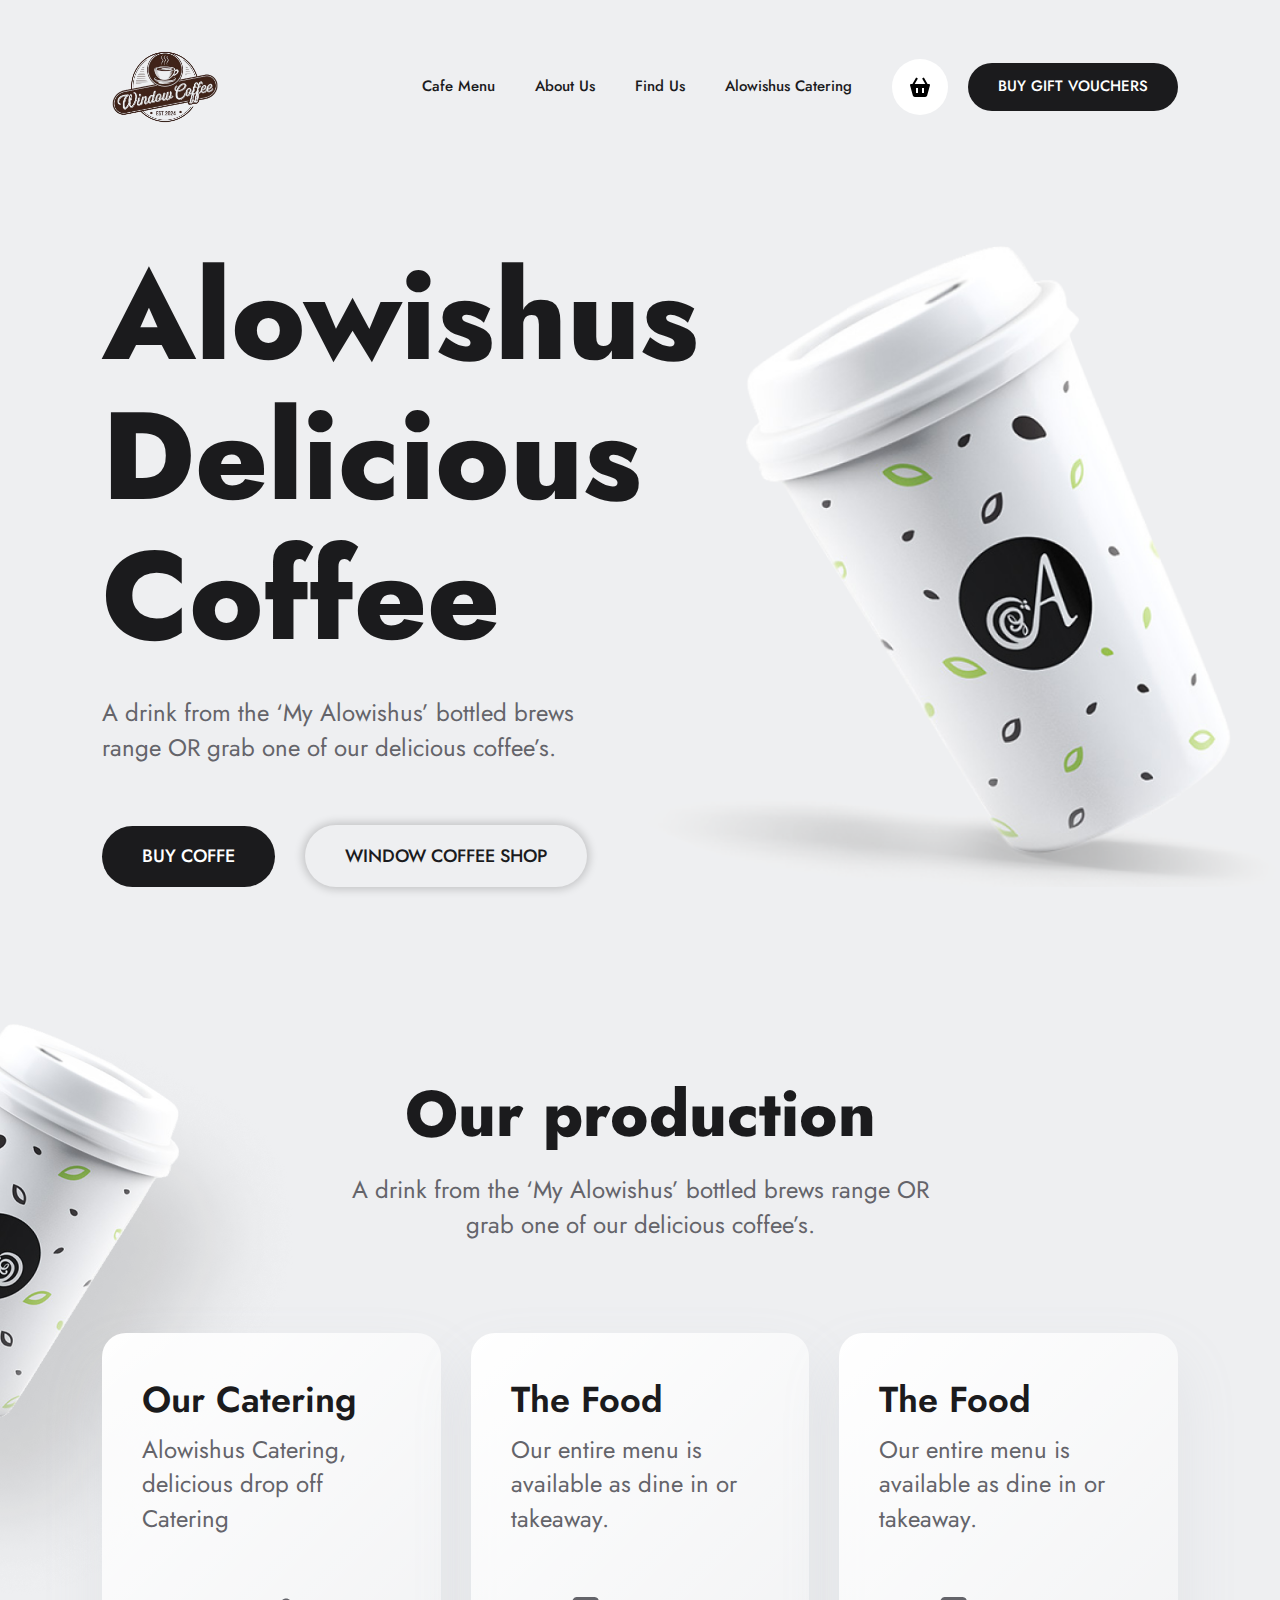
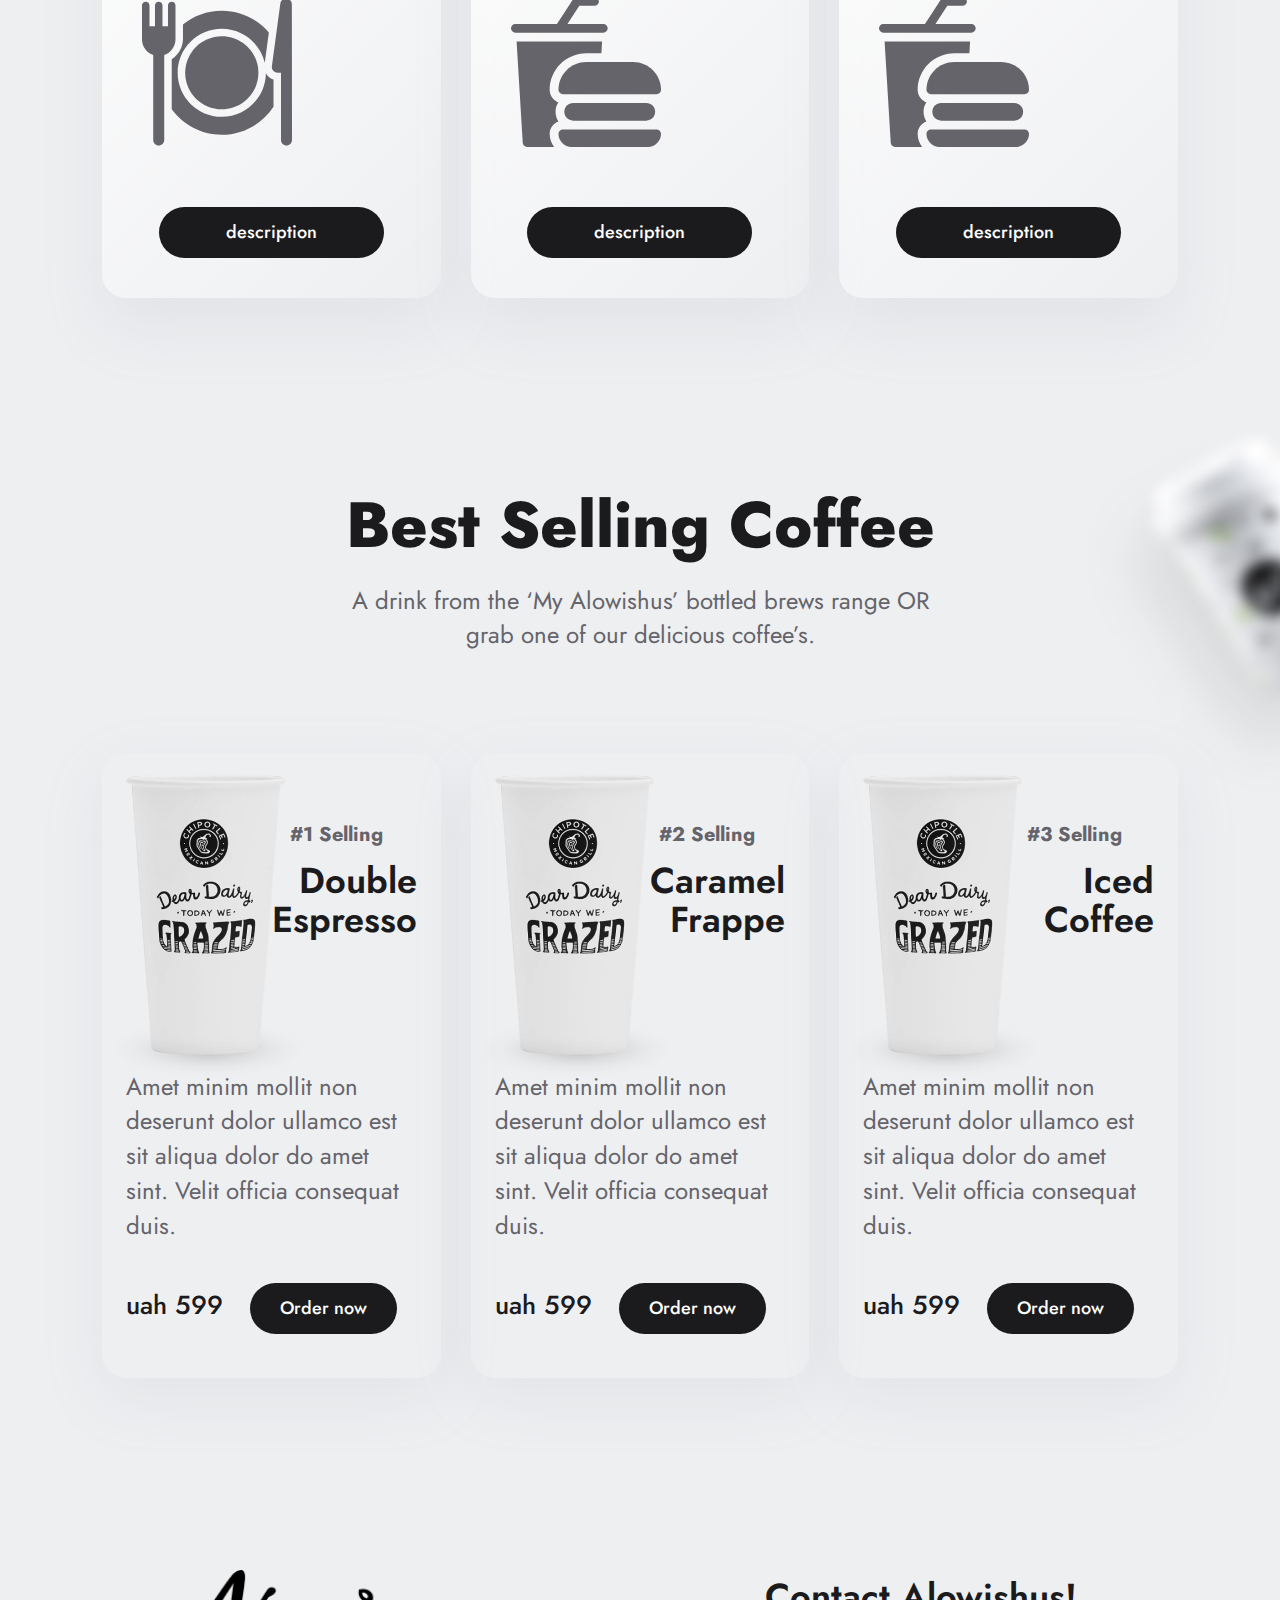
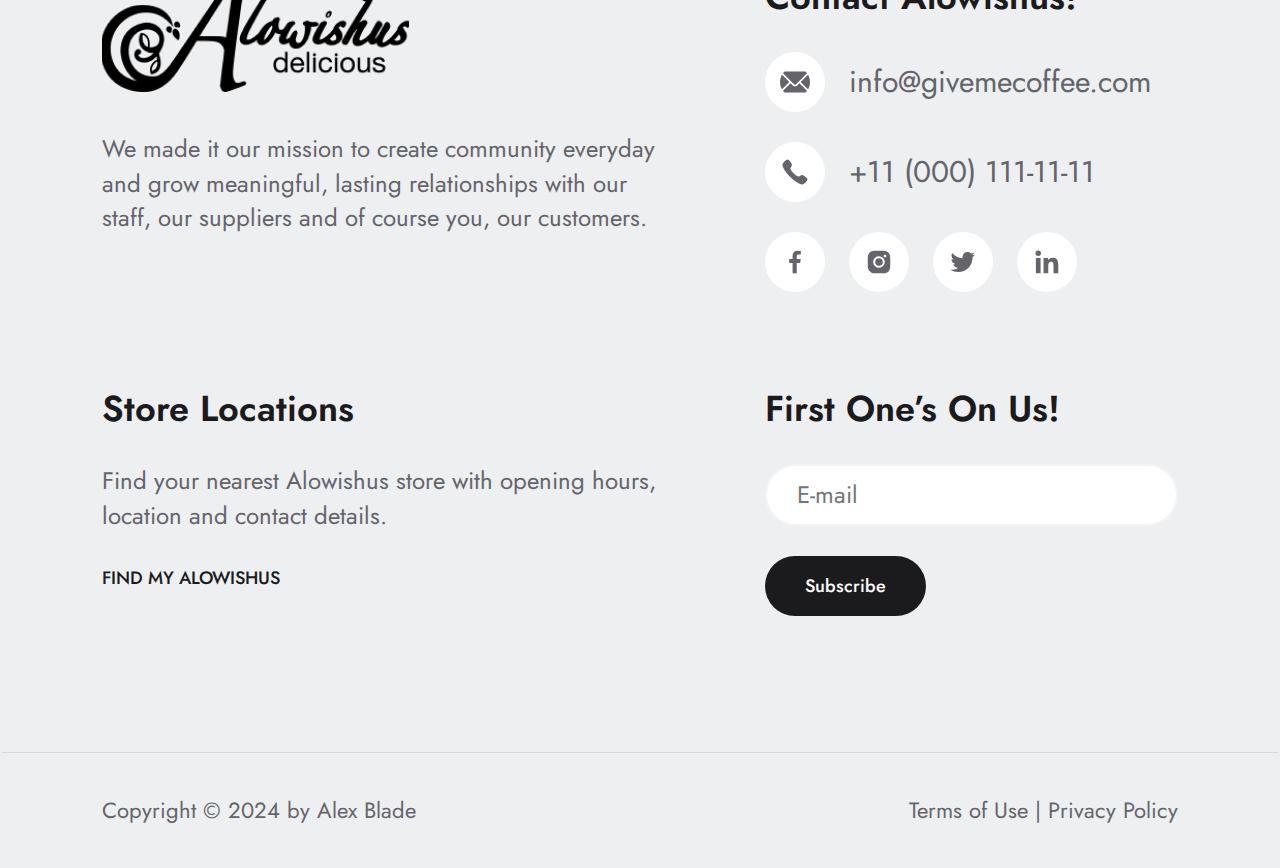
<file: index.html>
<!DOCTYPE html>
<html lang="en">

<head>
    <meta charset="UTF-8">
    <meta name="viewport" content="width=device-width, initial-scale=1.0">
    <title>give me coffee!</title>

    <link rel="preconnect" href="https://fonts.googleapis.com">
    <link rel="preconnect" href="https://fonts.gstatic.com" crossorigin>
    <link href="https://fonts.googleapis.com/css2?family=Jost:wght@100..900&display=swap" rel="stylesheet">


    <link rel="stylesheet"
        href="https://cdnjs.cloudflare.com/ajax/libs/modern-normalize/3.0.0/modern-normalize.min.css">

    <link rel="stylesheet" href="./css/style.css">

</head>

<body>

    <!-- header -->

    <header class="header">
        <nav class="header-nav">
            <div class="container header-wrap">

                <a class="header-logo" href="">
                    <img src="./images/logo/logoWindowCoffee-no-bg.png" alt="logo" width="126" height="50">
                </a>

                <div class="header-basket-buy">
                    <ul class="header-list">
                        <li class="header-item"><a href="#">Cafe Menu</a></li>
                        <li class="header-item"><a href="#">About Us</a></li>
                        <li class="header-item"><a href="#">Find Us</a></li>
                        <li class="header-item"><a href="#">Alowishus Catering</a></li>
                    </ul>
                    <!-- basket of goods -->
                    <a class="header-basket">​​
                        <svg width=" 24  " height=" 24 ">
                            <use href="images/sprite-original.svg#icon-basket">
                            </use>
                        </svg>
                    </a>

                    <button class="header-btn" type="button">BUY GIFT VOUCHERS</button>
                </div>
            </div>
        </nav>

    </header>

    <!-- mein -->

    <main>

        <!-- hero -->
        <section class="section">
            <div class="container hero-png">
                <h1 class="hero-lable">Alowishus <br> Delicious <br> Coffee</h1>
                <p class="hero-text">A drink from the ‘My Alowishus’ bottled brews <br> range OR grab one of our
                    delicious
                    coffee’s.</p>

                <div class="hero-wrap">
                    <button class="open-modal-btn hero-btn" type="button">BUY COFFE</button>
                    <a class="hero-link-btn " href="">Window coffee shop</a>

                    <!-- Кнопка для відкриття модального вікна -->
                    <!-- <button class="open-modal-btn">Відкрити модальне вікно</button> -->

                    <!-- Модальне вікно -->
                    <div class="modal-overlay" id="modal-overlay">
                        <div class="modal" id="modal">
                            <span class="close-btn" id="close-btn">&times;</span>
                            <h2>Модальне вікно</h2>
                            <p>Це просте модальне вікно з текстом.</p>
                        </div>
                    </div>
                </div>

            </div>
        </section>

        <!-- Our production -->
        <section class="section product-section">
            <div class="container">
                <h2 class="product-title title">Our production</h2>
                <p class="product-text">A drink from the ‘My Alowishus’ bottled brews range OR <br> grab one of our
                    delicious
                    coffee’s.</p>

                <ul class="product-list">
                    <li class="product-item">
                        <h3 class="product-sub sub-title">Our Catering</h3>
                        <p class="product-sub-text">Alowishus Catering, delicious drop off Catering</p>
                        <svg class="product-svg" width="150" height="150">
                            <use href="./images/sprite-original.svg#icon-food"></use>
                        </svg>
                        <button class="product-btn" type="button" name="description">description</button>
                    </li>
                    <li class="product-item">
                        <h3 class="product-sub sub-title">The Food</h3>
                        <p class="product-sub-text">Our entire menu is available as dine in or takeaway.</p>
                        <svg class="product-svg" width="150" height="150">
                            <use href="./images/sprite-original.svg#icon-fast-food"></use>
                        </svg>
                        <button class="product-btn" type="button" name="description">description</button>
                    </li>
                    <li class="product-item">
                        <h3 class="product-sub sub-title">The Food</h3>
                        <p class="product-sub-text">Our entire menu is available as dine in or takeaway.</p>
                        <svg class="product-svg" width="150" height="150">
                            <use href="./images/sprite-original.svg#icon-fast-food"></use>
                        </svg>
                        <button class="product-btn" type="button" name="description">description</button>
                    </li>
                </ul>

            </div>

        </section>

        <!-- >Order Your Favourite Coffee -->
        <!-- <section class="section">
            <div class="container">
                <h2 class="order-title title">Order Your Favourite Coffee</h2>
                <p>Amet minim mollit non deserunt ullamco est sit aliqua dolor do amet sint. Velit officia consequat
                    duis enim velit
                    mollit. Exercitation veniam consequat sunt nostrud amet.</p>
                <buttom type="button">Order Now</buttom>
            </div>
        </section> -->

        <!-- Best Selling Coffee -->
        <section class="section sell-section">
            <div class="container">
                <h2 class="sell-title title">Best Selling Coffee</h2>
                <p class="sell-text">A drink from the ‘My Alowishus’ bottled brews range OR <br> grab one of our
                    delicious
                    coffee’s.</p>

                <ul class="sell-list">
                    <li class="sell-item">
                        <h4 class="sell-selling">#1 Selling</h4>
                        <h3 class="sell-sub sub-title">Double <br> Espresso</h3>
                        <p>Amet minim mollit non deserunt dolor ullamco est sit aliqua dolor do amet sint.
                            Velit officia
                            consequat duis.</p>
                        <span class="sell-currency">uah 599</span>
                        <button class="sell-btn" type="button" name="Order now">Order now</button>
                    </li>
                    <li class="sell-item">
                        <h4 class="sell-selling">#2 Selling</h4>
                        <h3 class="sell-sub sub-title">Caramel <br> Frappe</h3>
                        <p>Amet minim mollit non deserunt dolor ullamco est sit aliqua dolor do amet sint. Velit officia
                            consequat duis.</p>
                        <span class="sell-currency">uah 599</span>
                        <button class="sell-btn" type="button" name="Order now">Order now</button>
                    </li>
                    <li class="sell-item">
                        <h4 class="sell-selling">#3 Selling</h4>
                        <h3 class="sell-sub sub-title">Iced <br> Coffee</h3>
                        <p>Amet minim mollit non deserunt dolor ullamco est sit aliqua dolor do amet sint. Velit officia
                            consequat duis.</p>
                        <span class="sell-currency">uah 599</span>
                        <button class="sell-btn" type="button" name="Order now">Order now</button>
                    </li>
                </ul>
            </div>
        </section>

        <!-- contacts -->
        <section class="section contact-section">
            <div class="container">

                <div class="contact-wrap">
                    <div class="contact-logo-wrap">
                        <a class="contact-logo" href="">
                            <img src="./images/logo/logo-big-PMG.png" alt="logo">
                        </a>
                        <p>We made it our mission to create community everyday and grow meaningful, lasting
                            relationships
                            with
                            our staff, our
                            suppliers and of course you, our customers.</p>
                    </div>

                    <div class="contact-social-wrap">
                        <h3 class="contact-sub sub-title">Contact Alowishus!</h3>
                        <ul>
                            <li class="contact-item">
                                <a class="contact-link" href="mailto:info@devstudio.com">
                                    <svg width="30" height="30">
                                        <use href="./images/phone-mail.svg#icon-email"></use>
                                    </svg>
                                    info@givemecoffee.com
                                </a>
                            </li>
                            <li class="contact-item">
                                <a class="contact-link" href="tel:+11(000)1111111">
                                    <svg width="30" height="30">
                                        <use href="./images/phone-mail.svg#icon-call"></use>
                                    </svg>
                                    +11 (000) 111-11-11
                                </a>
                            </li>

                        </ul>
                        <ul class="contact-social-list">
                            <li class="contact-social-item">
                                <a aria-label="facebook">
                                    <div class="social-item">
                                        <svg width=" 30 " height=" 30 ">
                                            <use href="./images/sprite.svg#icon-facebook"></use>
                                        </svg>
                                    </div>
                                </a>
                            </li>
                            <li class="contact-social-item">
                                <a aria-label="instagram link">
                                    <div>
                                        <svg class="social-item" width=" 30 " height=" 30 ">
                                            <use href="./images/sprite.svg#icon-instagram"></use>
                                        </svg>
                                    </div>
                                </a>
                            </li>
                            <li class="contact-social-item">
                                <a aria-label="twitter link">
                                    <div class="social-item">
                                        <svg width=" 30 " height=" 30 ">
                                            <use href="./images/sprite.svg#icon-twitter"></use>
                                        </svg>
                                    </div>
                                </a>
                            </li>
                            <li class="contact-social-item">
                                <a aria-label="linkedin link">
                                    <div class="social-item">
                                        <svg width=" 30 " height=" 30 ">
                                            <use href="./images/sprite.svg#icon-linkedin"></use>
                                        </svg>
                                    </div>
                                </a>
                            </li>
                        </ul>
                    </div>


                    <div class="contact-location-wrap">
                        <h3 class="contact-sub sub-title">Store Locations</h3>
                        <p class="contact-location-text">Find your nearest Alowishus store with opening hours, location
                            and contact details.</p>
                        <a class="contact-link-text " href="">Find my Alowishus</a>
                    </div>

                    <div class="contact-subscribe-wrap">
                        <h3 class="contact-sub sub-title">First One’s On Us!</h3>
                        <label for="">
                            <input class="contact-input-email" type="email" name="email" id="" placeholder="E-mail">
                            <button class="contact-btn" type="button" name="Subscribe">Subscribe</button>
                        </label>
                    </div>

                </div>

            </div>
        </section>
    </main>

    <!-- footer -->
    <footer>
        <div class="container footer-policy">
            <p>Copyright © 2024 by Alex Blade</p>
            <p>Terms of Use | Privacy Policy</p>
        </div>
    </footer>


    <script src="./modal.js"></script>
</body>

</html>
</file>
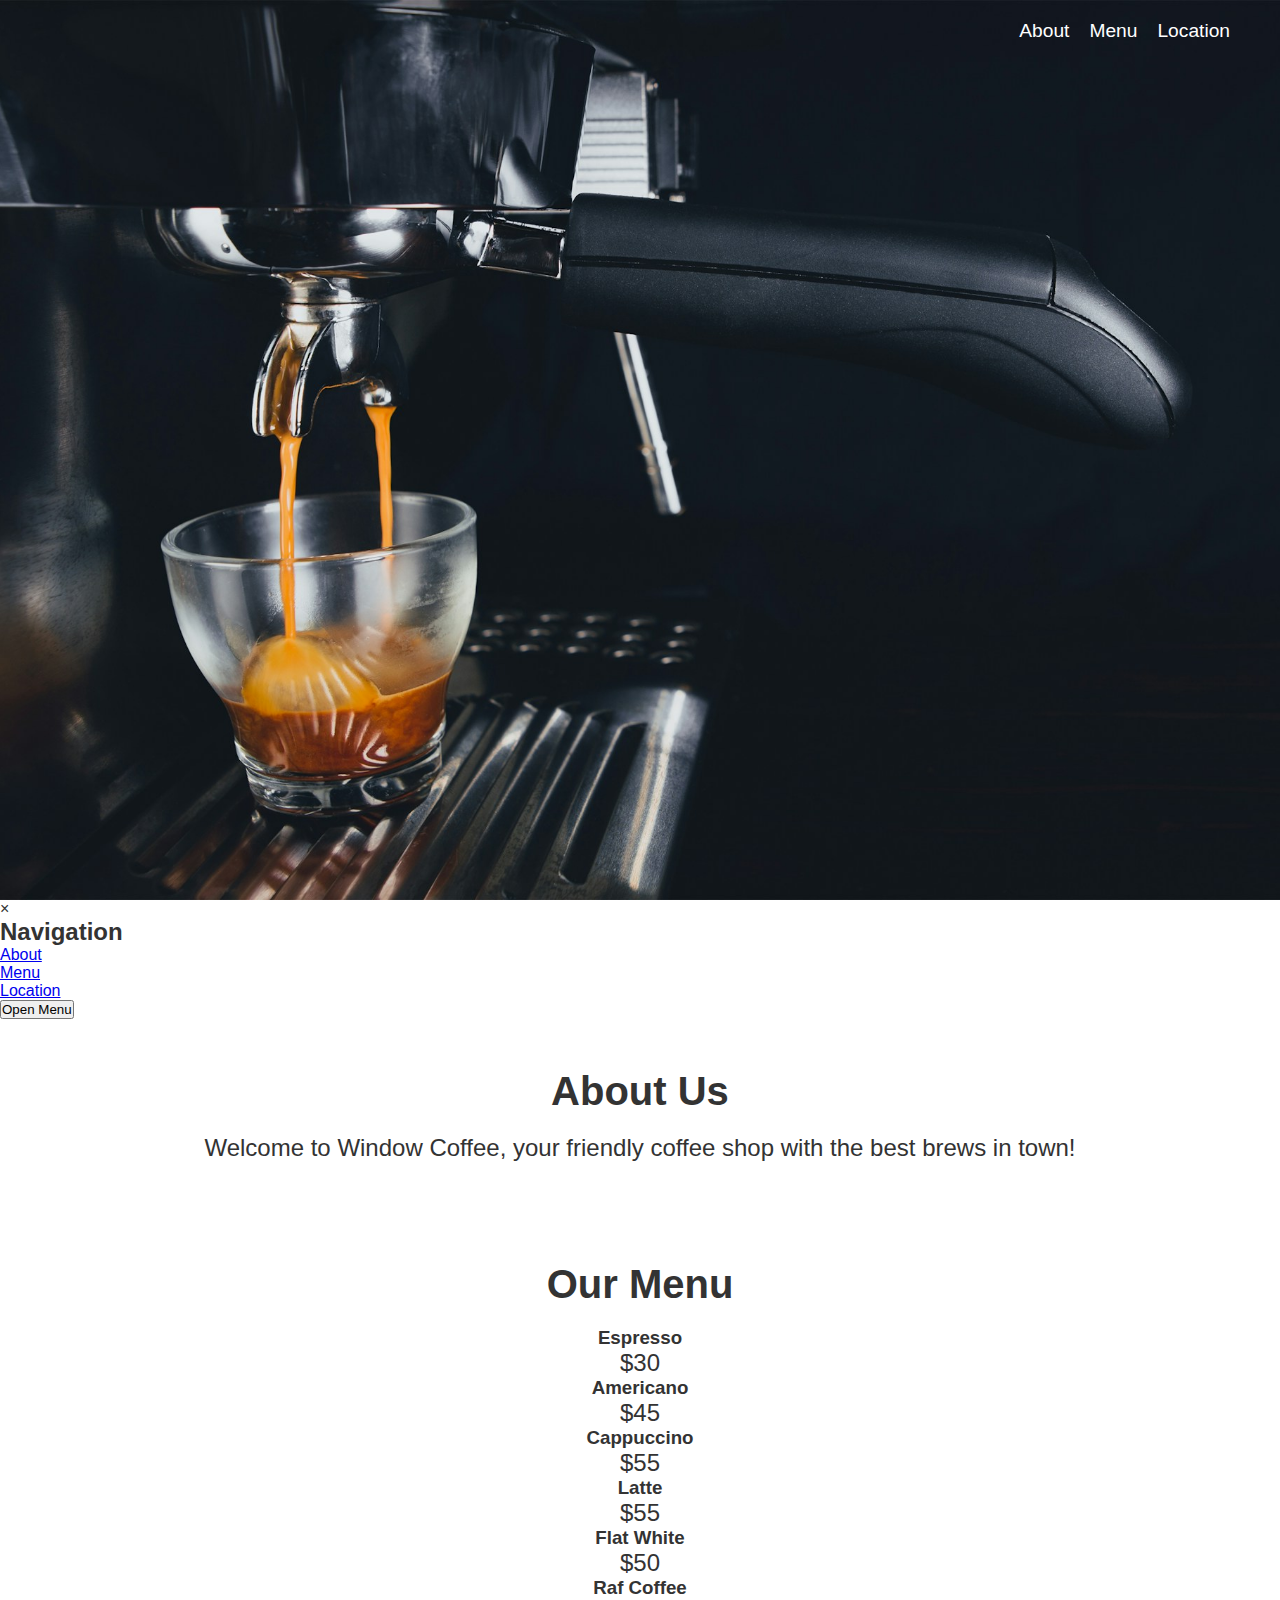
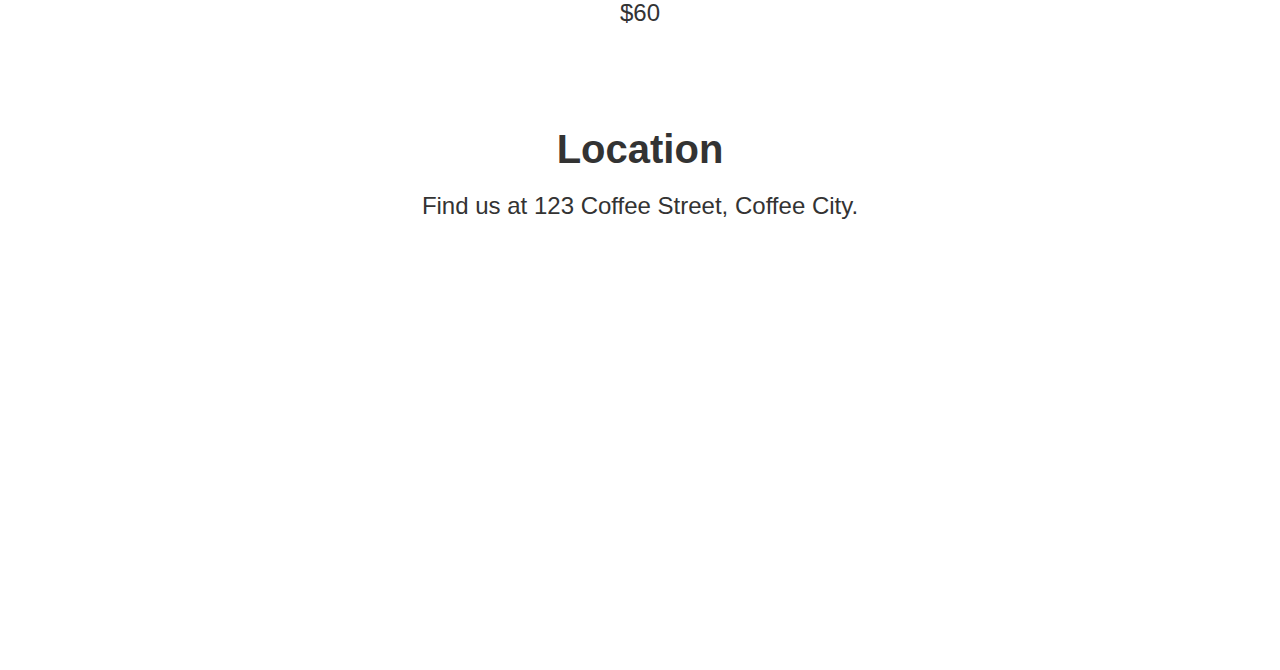
<file: test/index.html>
<!DOCTYPE html>
<html lang="en">

<head>
    <meta charset="UTF-8">
    <meta name="viewport" content="width=device-width, initial-scale=1.0">
    <title>Window Coffee</title>
    <link rel="stylesheet" href="./styles.css">
</head>

<body>

    <!-- Header з навігацією -->
    <header>
        <nav>
            <ul class="navbar">
                <li><a href="#about">About</a></li>
                <li><a href="#menu">Menu</a></li>
                <li><a href="#location">Location</a></li>
            </ul>
        </nav>
    </header>

    <!-- Модальне вікно -->
    <div id="modal" class="modal">
        <div class="modal-content">
            <span class="close">&times;</span>
            <h2>Navigation</h2>
            <ul>
                <li><a href="#about">About</a></li>
                <li><a href="#menu">Menu</a></li>
                <li><a href="#location">Location</a></li>
            </ul>
        </div>
    </div>

    <!-- Кнопка для відкриття модального вікна -->
    <button id="openModal" class="modal-btn">Open Menu</button>

    <!-- Секція About -->
    <section id="about" class="about">
        <h2>About Us</h2>
        <p>Welcome to Window Coffee, your friendly coffee shop with the best brews in town!</p>
    </section>

    <!-- Секція Menu -->
    <section id="menu" class="menu">
        <h2>Our Menu</h2>
        <div class="cards">
            <div class="card">
                <h3>Espresso</h3>
                <p>$30</p>
            </div>
            <div class="card">
                <h3>Americano</h3>
                <p>$45</p>
            </div>
            <div class="card">
                <h3>Cappuccino</h3>
                <p>$55</p>
            </div>
            <div class="card">
                <h3>Latte</h3>
                <p>$55</p>
            </div>
            <div class="card">
                <h3>Flat White</h3>
                <p>$50</p>
            </div>
            <div class="card">
                <h3>Raf Coffee</h3>
                <p>$60</p>
            </div>
        </div>
    </section>

    <!-- Секція Location -->
    <section id="location" class="location">
        <h2>Location</h2>
        <p>Find us at 123 Coffee Street, Coffee City.</p>
        <!-- Google Maps -->
        <div id="map"></div>
    </section>

    <script src="script.js"></script>
</body>

</html>
</file>
<file: css/style.css>
@import url(./basic-styles.css);

:root {
  --common-whitr: #fff;
  --common-black: #1b1b1d;
  --mid-gray: #64646a;
  --athens-gray: #eeeff1;
  --porcelain: #f3f4f5;
}

.section {
  padding-top: 96px;
  padding-bottom: 96px;
}

.container {
  padding-left: 100px;
  padding-right: 100px;
  margin-left: auto;
  margin-right: auto;

  width: 1276px;
}

.header-wrap {
  display: flex;
  justify-content: space-between;
  align-items: center;

  margin-top: 24px;
}

.header-logo {
  font-weight: 500;
  font-size: 15px;
  line-height: 21.68px;
  color: var(--common-black);
}

.header-card {
  display: flex;
  align-items: center;
}

.header-item {
  margin-right: 40px;
}

.header-item > a {
  font-weight: 500;
  font-size: 15px;
  line-height: 21.68px;
  color: var(--common-black);
}

.header-basket:hover,
.header-basket:focus {
  background-color: var(--athens-gray);
}

.header-basket-buy {
  display: flex;
  align-items: center;
}

.header-list {
  display: flex;
}

.header-basket {
  display: flex;
  align-items: center;
  cursor: pointer;
  background-color: #fff;
  border-radius: 50%;
  width: 56px;
  height: 56px;
  padding: 16px;
  margin-right: 20px;
}

.header-btn {
  color: var(--common-whitr);
  background-color: var(--common-black);

  padding: 15px 30px;
  border-radius: 63px;
  border: none;

  font-weight: 500;
  font-size: 15px;

  cursor: pointer;
}

.header-btn:hover,
.header-btn:focus {
  background-color: var(--mid-gray);
  color: var(--athens-gray);
}

/* hero */
.hero-lable {
  font-weight: 800;
  font-size: 124px;
  line-height: 140px;
  color: var(--common-black);

  /* margin-top: 124px; */
}

.hero-png {
  display: block;
  background-image: url('../images/png/hero-cup.png');

  background-repeat: no-repeat;
  /* background-position: left bottom; */
  background-position: 100%;
  background-size: contain;
  /* width: 700px;
  height: 712px; */
}

.hero-text {
  margin-top: 30px;
}

.hero-wrap {
  display: flex;
  align-items: center;

  margin-top: 60px;
}

.hero-btn {
  color: var(--common-whitr);
  background-color: var(--common-black);

  margin-right: 30px;
  padding: 20px 40px;
  border-radius: 126px;
  border: none;

  font-weight: 500;
  font-size: 18px;

  cursor: pointer;
}

.hero-btn:hover,
.hero-btn:focus {
  color: var(--common-black);
  background-color: var(--common-whitr);
  transition: all 0.3s ease;
  box-shadow: 0 0 10px 2px rgba(0, 0, 0, 0.2);

  /* border: 1px solid var(--mid-gray); */
}

.hero-link-btn {
  font-weight: 500;
  font-size: 18px;
  line-height: 30px;
  cursor: pointer;
  text-transform: uppercase;

  margin-right: 30px;
  padding: 16px 40px;
  border-radius: 126px;
  color: var(--common-black);
  background-color: var(--athens-gray);
  transition: all 0.3s ease;
  box-shadow: 0 0 10px 2px rgba(0, 0, 0, 0.2);
  cursor: pointer;
}

.hero-link-btn:hover,
.hero-link-btn:focus {
  color: var(--common-whitr);
  background-color: var(--common-black);
  box-shadow: 0 0 15px 3px rgba(0, 0, 0, 0.3);
}

/* Our production */

.product-section {
  background: linear-gradient(
    135deg,
    #fff 0%,
    #fff 0%,
    rgba(243, 244, 245, 0.2) 11.74%,
    #f3f4f5 27.92%,
    rgba(243, 244, 245, 0) 44.79%,
    rgba(243, 244, 245, 0.68) 60.42%,
    #f3f4f5 79.17%,
    #fff 100%
  );

  display: block;
  background-image: url('../images/png/cup-left\ 1.png');
  background-repeat: no-repeat;
}

.product-title {
  text-align: center;
  margin-bottom: 24px;
}

.product-text {
  text-align: center;
  margin-bottom: 90px;
}

.product-list {
  /* display: flex;
  gap: 30px; */

  display: flex;
  /* Make a flex container multiline */
  flex-wrap: wrap;
  /* Set gap between rows and columns */
  gap: 30px;
  padding: 0;
}

.product-item {
  width: 393px;
  border-radius: 24px;
  /*  Set the width of the elements  */
  flex-basis: calc((100% - 60px) / 3);

  padding: 40px;
  box-shadow: 0 30px 60px 0 rgba(163, 168, 178, 0.15);
  background: linear-gradient(135deg, #fff 0%, rgba(255, 255, 255, 0) 100%);
}

.product-sub {
  margin-bottom: 8px;
}

.product-sub-text {
  margin-bottom: 60px;
  text-align: start;
}

.product-svg {
  margin-bottom: 60px;

  display: flex;
  justify-content: center; /* Горизонтальне центрування */
  align-items: center; /* Вертикальне центрування */
}

.product-btn {
  display: block;
  margin: 0 auto;

  color: var(--common-whitr);
  background-color: var(--common-black);

  padding: 15px 30px;
  border-radius: 126px;
  border: none;

  font-weight: 500;
  font-size: 18px;
  width: 225px;

  cursor: pointer;
}

/* Best Selling */

.sell-section {
  background: linear-gradient(
    135deg,
    #fff 0%,
    #fff 0%,
    rgba(243, 244, 245, 0.2) 11.74%,
    #f3f4f5 27.92%,
    rgba(243, 244, 245, 0) 44.79%,
    rgba(243, 244, 245, 0.68) 60.42%,
    #f3f4f5 79.17%,
    #fff 100%
  );

  display: block;
  background-image: url('../images/png/cup-right\ 2.png');
  background-repeat: no-repeat;
  background-position: right top;
}

.sell-title {
  text-align: center;
  margin-bottom: 24px;
  /* line-height: 110%; */
}

.sell-text {
  text-align: center;
  margin-bottom: 100px;
}

.sell-list {
  display: flex;
  flex-wrap: wrap;
  gap: 30px;
  padding: 0;
}

.sell-item {
  /* width: 393px; */
  border-radius: 24px;
  flex-basis: calc((100% - 60px) / 3);
  padding: 24px;
  box-shadow: 0 20px 60px 0 rgba(163, 168, 178, 0.15);
  background: linear-gradient(135deg, #fff 0%, rgba(255, 255, 255, 0) 100%);

  background: linear-gradient(
    135deg,
    #fff 0%,
    #fff 0%,
    rgba(243, 244, 245, 0.2) 11.74%,
    #f3f4f5 27.92%,
    rgba(243, 244, 245, 0) 44.79%,
    rgba(243, 244, 245, 0.68) 60.42%,
    #f3f4f5 79.17%,
    #fff 100%
  );

  display: block;
  background-image: url('../images/png/double-espresso.png');
  background-repeat: no-repeat;
  /* background-position: left top; */
  background-position: 0 10px;
}

.sell-selling {
  font-size: 20px;
  margin-top: 41px;
  margin-bottom: 8px;
  margin-left: 164px;
}

.sell-sub {
  text-align: end;
  line-height: 110%;
  margin-bottom: 130px;
}

.sell-item > p {
  margin-bottom: 40px;
}

.sell-currency {
  font-weight: 500;
  font-size: 26px;
  line-height: 21.68px;
  color: var(--common-black);
}

.sell-btn {
  font-weight: 500;
  font-size: 18px;

  color: var(--common-whitr);
  background-color: var(--common-black);

  display: inline-block;
  margin-left: 20px;
  margin-bottom: 20px;
  padding: 15px 30px;
  border-radius: 126px;
  border: none;

  cursor: pointer;
}

/* contact */

/* .contact-section {
  background: linear-gradient(
    135deg,
    #fff 0%,
    #fff 0%,
    rgba(243, 244, 245, 0.2) 11.74%,
    #f3f4f5 27.92%,
    rgba(243, 244, 245, 0) 44.79%,
    rgba(243, 244, 245, 0.68) 60.42%,
    #f3f4f5 79.17%,
    #fff 100%
  );

  display: block;
  background-image: url('../images/png/cup-left 2.png');
  background-repeat: no-repeat;
} */

.contact-wrap {
  display: flex;
  flex-wrap: wrap;
  justify-content: space-between;
}

.contact-logo-wrap {
  width: 558px;
  /* height: 322px;
  margin-bottom: 90px; */
}

.contact-logo {
  margin-bottom: 40px;
}

.contact-social-wrap {
  width: 413px;
}

.contact-sub {
  margin-bottom: 30px;
  margin-right: 62px;
}

.contact-link {
  font-weight: 400;
  font-size: 30px;
  line-height: 44px;
  color: var(--mid-gray);
  display: flex;
  align-items: center;
  margin-bottom: 30px;
}

.contact-link svg {
  height: 60px;
  width: 60px;
  padding: 15px;
  margin-right: 24px;
  align-items: center;
  border-radius: 50%;
  background-color: var(--common-whitr);
  transition-duration: 250ms;
  transition: background-color 250ms cubic-bezier(0.4, 0, 0.2, 1);
  cursor: pointer;
}

.contact-link svg:hover,
.contact-link svg:focus {
  background-color: var(--common-black);
}

.contact-link-text {
  font-weight: 500;
  font-size: 18px;
  line-height: 30px;
  text-transform: uppercase;
  color: var(--common-black);
}

.contact-social-list {
  display: flex;
  gap: 24px;
  margin-bottom: 90px;
}

.contact-social-item {
  height: 60px;
  width: 60px;
  padding: 15px;
  align-items: center;
  border-radius: 50%;
  background-color: var(--common-whitr);
  transition-duration: 250ms;
  transition: background-color 250ms cubic-bezier(0.4, 0, 0.2, 1);
  cursor: pointer;
}

.contact-social-item:hover,
.contact-social-item:focus {
  background-color: var(--common-black);
}

.contact-location-wrap {
  width: 558px;
}

.contact-location-text {
  margin-bottom: 30px;
}

.contact-subscribe-wrap {
  width: 413px;
}

.contact-input-email {
  width: 100%;
  max-width: 413px;
  border-radius: 65px;
  background-color: rgba(255, 255, 255, 1);
  padding: 15px 30px;
  margin-bottom: 30px;
  /* box-shadow: 0 30px 60px 0 rgba(163, 168, 178, 0.15); */
  border: 2px solid var(--porcelain);
  transition: 0.3s;
}

.contact-input-email:focus {
  border-color: var(--porcelain);
  outline: none;
  box-shadow: 0 0 10px rgba(143, 165, 174, 0.5);
}

.contact-input-email:hover {
  background-color: var(--porcelain);
}

.contact-btn {
  color: var(--common-whitr);
  background-color: var(--common-black);

  padding: 20px 40px;
  border-radius: 63px;
  border: none;

  font-weight: 500;
  font-size: 18px;

  cursor: pointer;
}

.contact-btn:hover,
.contact-btn:focus {
  background-color: var(--mid-gray);
  color: var(--athens-gray);
}

/* footer */

.footer-policy {
  font-size: 22px;

  display: flex;
  justify-content: space-between;
  padding-top: 40px;
  margin-top: 40px;
  margin-bottom: 40px;
  border-top: 1px solid rgba(27, 27, 29, 0.1);
}

/* --------------modal-------------------- */

/* Затінення фону при відкритті модального вікна */
.modal-overlay {
  display: none; /* Приховано за замовчуванням */
  position: fixed;
  top: 0;
  left: 0;
  width: 100%;
  height: 100%;
  background-color: rgba(0, 0, 0, 0.5); /* Прозоре чорне тло */
  z-index: 1;
}

/* Саме модальне вікно */
.modal {
  position: absolute;
  top: 50%;
  left: 50%;
  transform: translate(-50%, -50%);
  background-color: #fff;
  padding: 20px;
  border-radius: 8px;
  box-shadow: 0 5px 15px rgba(0, 0, 0, 0.3);
  width: 300px;
  max-width: 80%;
  z-index: 2;
}

/* Кнопка закриття */
.close-btn {
  float: right;
  font-size: 18px;
  font-weight: bold;
  cursor: pointer;
  border-radius: 1px solid #1b1b1d;
}

/* Кнопка відкриття модального вікна */
/* .open-modal-btn {
  padding: 10px 20px;
  font-size: 16px;
  background-color: #3498db;
  color: white;
  border: none;
  border-radius: 5px;
  cursor: pointer;
} */

/* Анімація модального вікна */
.modal {
  opacity: 0;
  transition: opacity 0.3s ease;
}

.modal.show {
  opacity: 1;
}
</file>
<file: test/styles.css>
/* General styles */
* {
  margin: 0;
  padding: 0;
  box-sizing: border-box;
}

body {
  font-family: Arial, sans-serif;
  color: #333;
}

.container {
  width: 90%;
  margin: 0 auto;
}

.color {
  color: #eeefe9;
  color: #eaeae2;
  color: #eae9e4;
  color: #e8e9e4;
  color: #e8e9e3;

  color: #4b382a; /* Темно-коричневий (для асоціації з кавою) —  */

  color: #d2a679; /* Карамельний (теплий тон) —  */

  color: #f5f5dc; /* Світло-кремовий (для фону) —  */

  color: #a3b18a; /* Матовий зелений (натуральність, свіжа їжа) —  */

  color: #c45c36; /* Теракотовий (для акцентів) —  */

  color: #fff8e7; /* Молочний білий (чистота і простота) —  */

  color: #333333; /* Темно-сірий (для тексту або фону) —  */

  color: #c49b66; /* Золотистий (елементи розкоші) —  */
}

header {
  background: url('./img/tim-st-martin-IjnAc0vyqGs-unsplash.jpg') no-repeat
    center center/cover;
  height: 100vh;
  color: #fff;
  text-align: center;
  display: flex;
  align-items: center;
  justify-content: center;
  flex-direction: column;
  position: relative;
}

/* Navigation styles */
nav {
  position: absolute;
  top: 20px;
  right: 50px;
}

nav ul {
  list-style: none;
  display: flex;
  gap: 20px;
}

nav ul li {
  display: inline;
}

nav ul li a {
  color: #fff;
  text-decoration: none;
  font-size: 1.2rem;
}

nav ul li a:hover {
  text-decoration: underline;
}

h1 {
  font-size: 4rem;
  text-shadow: 2px 2px 4px rgba(0, 0, 0, 0.5);
}

p {
  font-size: 1.5rem;
}

.about,
.menu,
.location {
  padding: 50px 0;
  text-align: center;
}

.about h2,
.menu h2,
.location h2 {
  font-size: 2.5rem;
  margin-bottom: 20px;
}

/* Google Map Styles */
#map {
  width: 100%;
  height: 400px;
}

/* Footer Styles */
footer {
  background-color: #333;
  color: #fff;
  text-align: center;
  padding: 20px;
}

/* Media Queries for Responsive Design */
@media screen and (max-width: 1200px) {
  .container {
    width: 85%;
  }
}

@media screen and (max-width: 960px) {
  .container {
    width: 80%;
  }

  h1 {
    font-size: 3.5rem;
  }

  p {
    font-size: 1.25rem;
  }
}

@media screen and (max-width: 768px) {
  nav ul {
    gap: 10px;
  }

  .container {
    width: 90%;
  }

  h1 {
    font-size: 3rem;
  }

  p {
    font-size: 1rem;
  }
}

@media screen and (max-width: 480px) {
  nav {
    top: 10px;
    right: 20px;
  }

  .container {
    width: 95%;
  }

  h1 {
    font-size: 2.5rem;
  }

  p {
    font-size: 0.9rem;
  }
}
</file>
